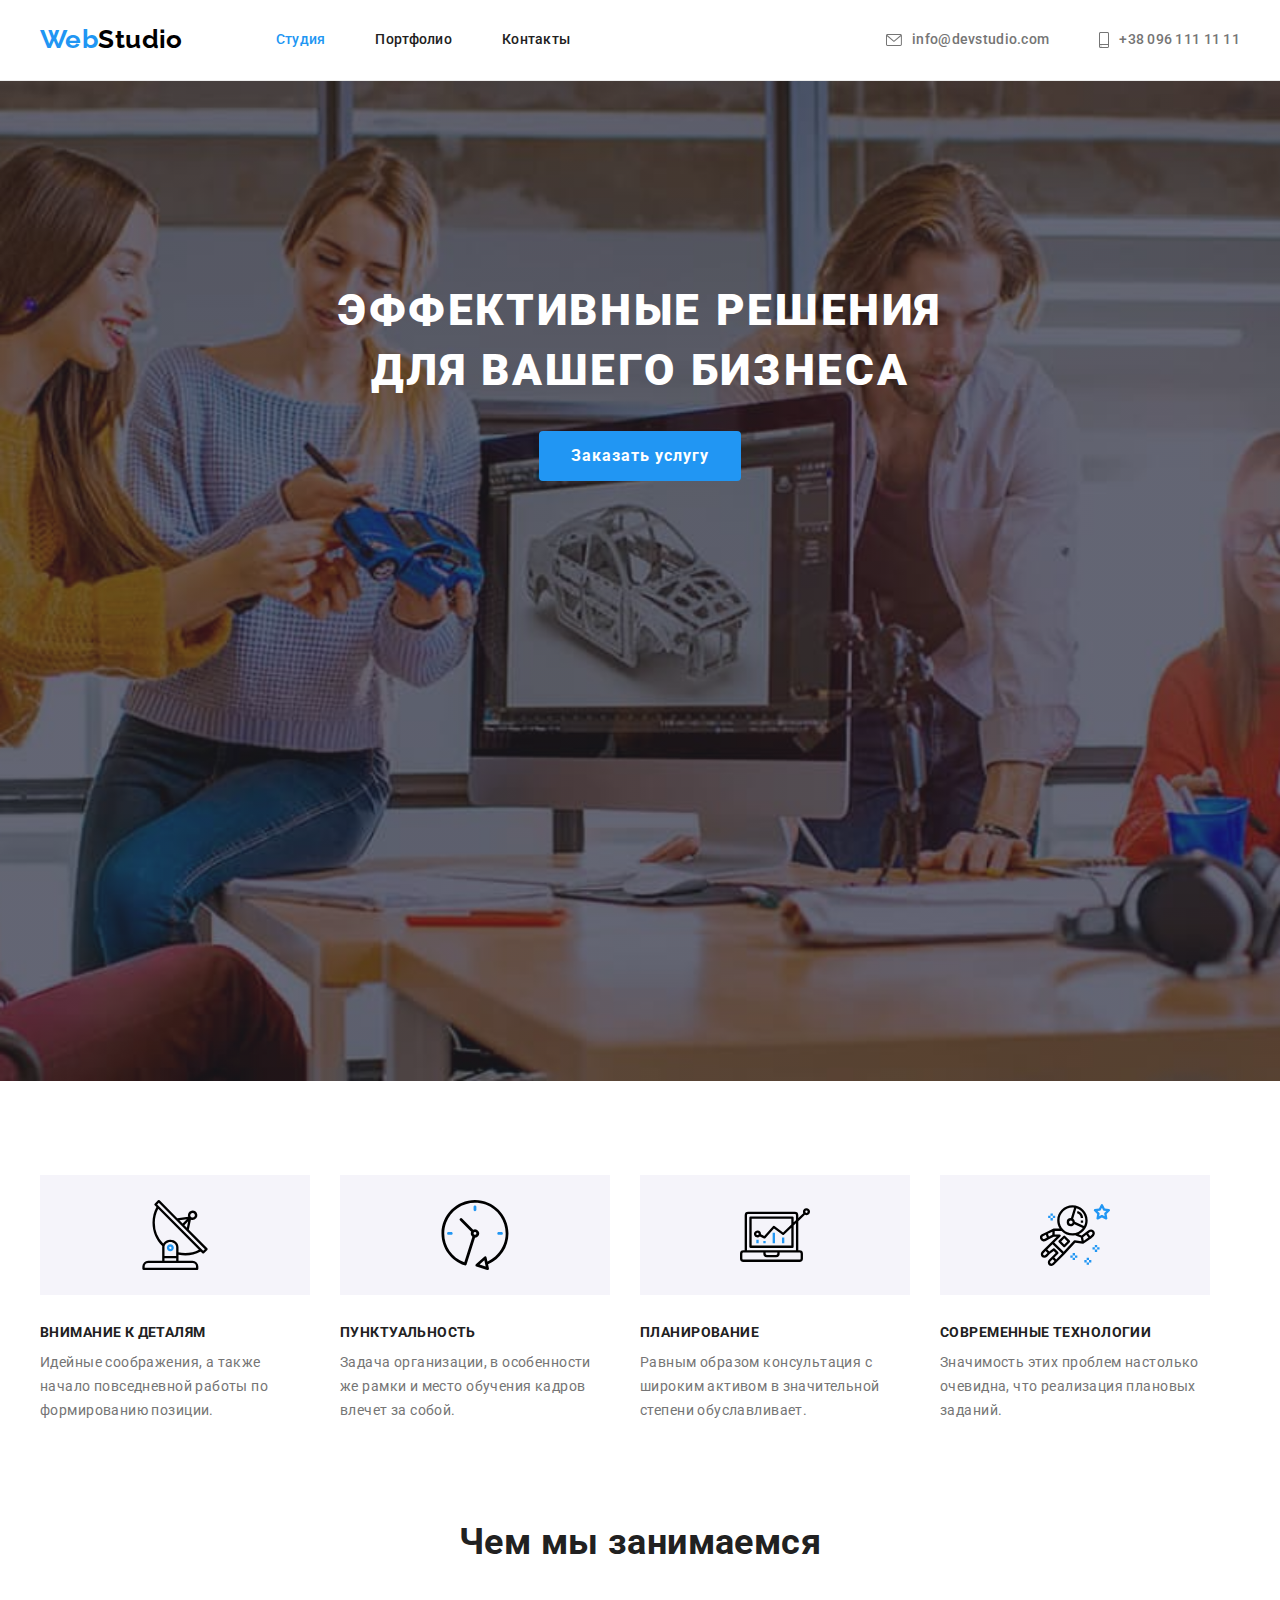
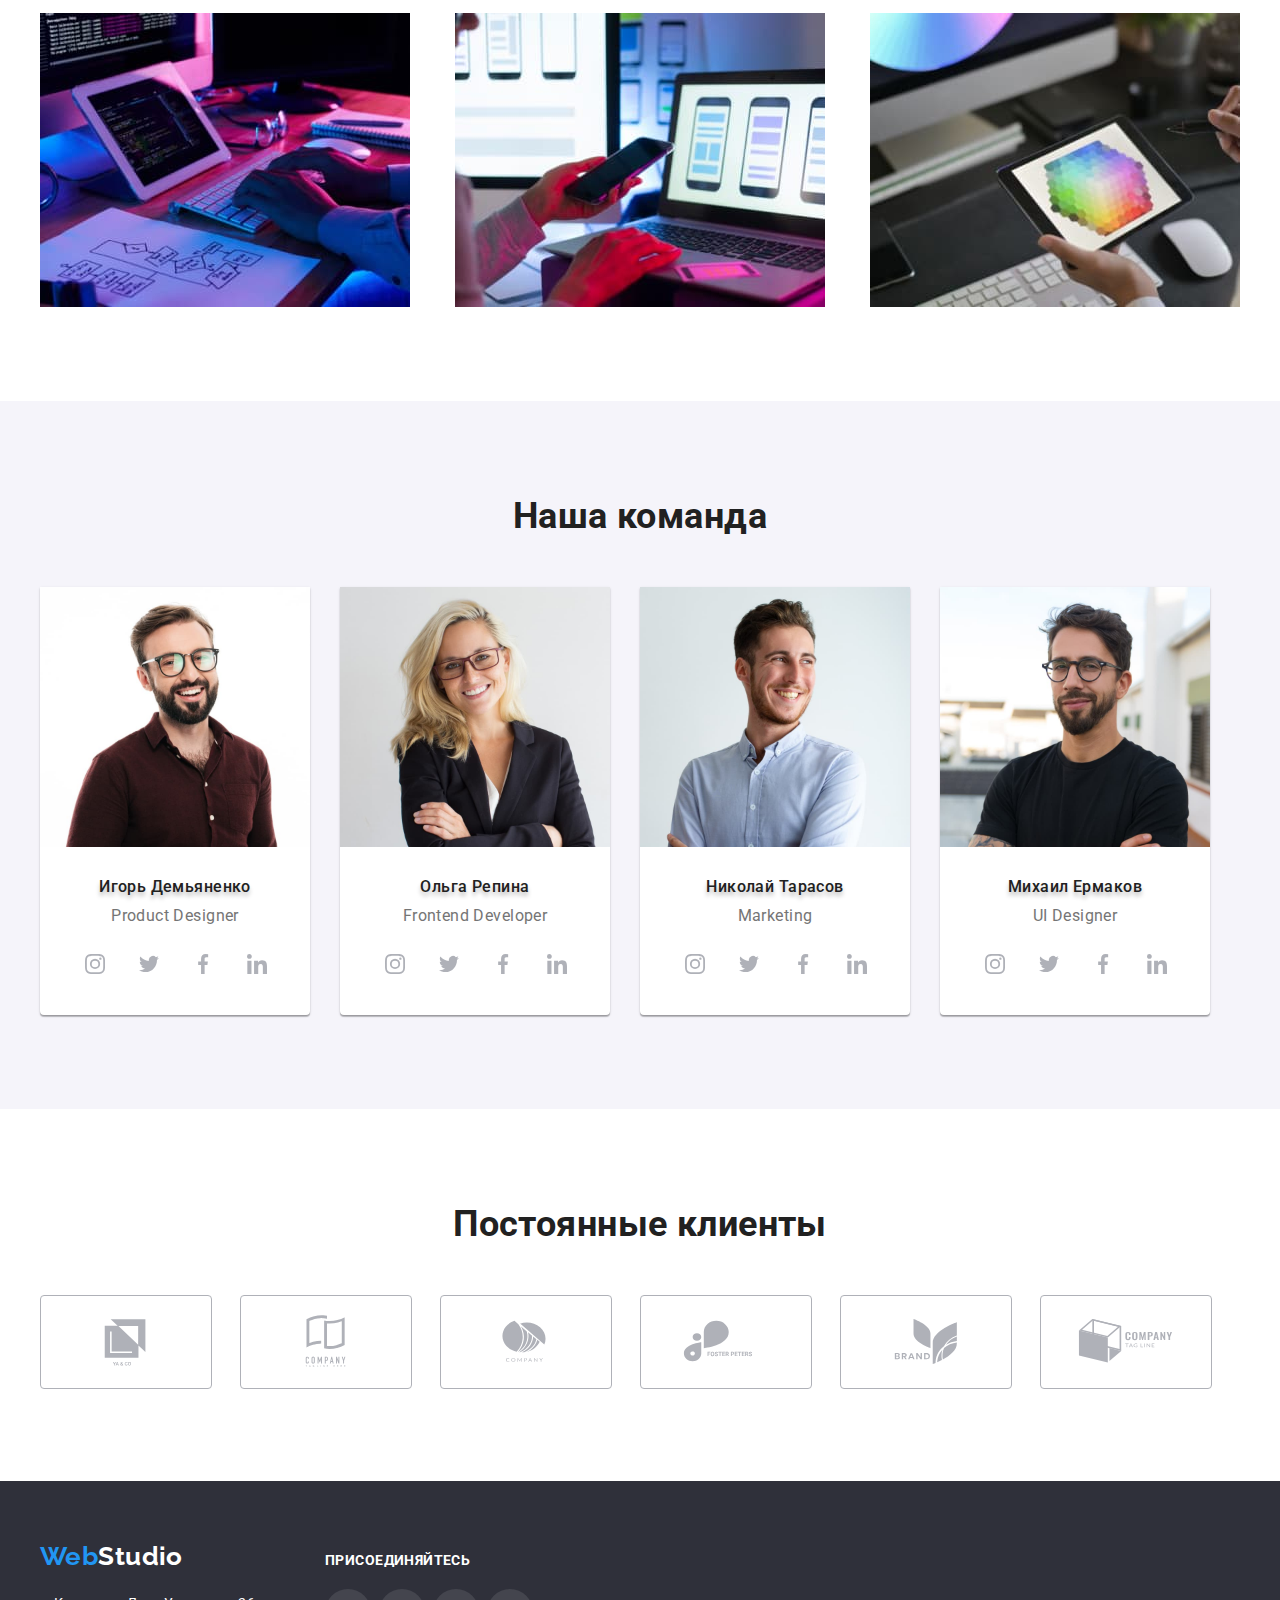
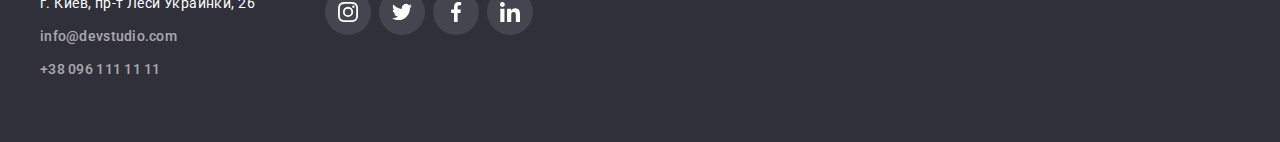
<file: index.html>
<!DOCTYPE html>
<html lang="ru">
<head>
    <meta charset="UTF-8">
    <meta http-equiv="X-UA-Compatible" content="IE=edge">
    <meta name="viewport" content="width=device-width, initial-scale=1.0">
    <title>Студия</title>
    
    <link href="https://fonts.googleapis.com/css2?family=Raleway:wght@700&family=Roboto:wght@400;500;700;900&display=swap"
        rel="stylesheet">
    
    <link rel="stylesheet" href="https://cdnjs.cloudflare.com/ajax/libs/modern-normalize/1.1.0/modern-normalize.min.css"
        integrity="sha512-wpPYUAdjBVSE4KJnH1VR1HeZfpl1ub8YT/NKx4PuQ5NmX2tKuGu6U/JRp5y+Y8XG2tV+wKQpNHVUX03MfMFn9Q=="
        crossorigin="anonymous" referrerpolicy="no-referrer" />

    <link rel="stylesheet" href="./css/styles.css">
</head>

<body>

    <!--header-->
    
        <header class="page-header">
            <div class="container header">
                
                <a href="./index.html" class="logo">Web<span class="logo-header">Studio</span>
                </a>
                <nav>
                        <ul class="site-nav list">
                            <li class="site-nav-item">
                                <a href="./index.html" class="site-nav-link current">Студия</a>
                            </li>
                            <li class="site-nav-item">
                                <a href="./portfolio.html" class="site-nav-link">Портфолио</a>
                            </li>
                            <li class="site-nav-item">
                                <a href="" class="site-nav-link">Контакты</a>
                            </li>
                        </ul>
                </nav>
                    <!--Connect us-->
                 <ul class="studio-contacts list">
                            <li class="studio-contacts-item">
                                
                                <a href="mailto:info@devstudio.com" class="studio-contacts-link">
                                    <svg class="mail">
                                    <use xlink:href="./images/icons.svg/symbol-defs2.svg#envelope" class="envelope"> </use>
                                </svg>info@devstudio.com</a>
                            </li>
                            <li class="studio-contacts-item">
                                <a href="tel:+380961111111" class="studio-contacts-link">
                                    <svg class="phone">
                                    <use xlink:href="./images/icons.svg/symbol-defs2.svg#smartphone"> </use>
                                </svg>+38 096 111 11 11</a>
                            </li>
                 </ul>
            </div>
        </header>
    
    
    
    <main>
        <!--hero p1s1-->
     
        <section class="section-hero overlay">
           
            <div class="container">
            
                <h1 class="hero-title">Эффективные решения <br>для вашего бизнеса</h1>
                <button type="button" class="btn hero-btn"> Заказать услугу </button>
            </div>
           
        </section>
     
        
                            <!--Soft skills p1s2 'наші особливості'-->
        <section class="section benefits">
            
            <div class="container">
                <h2 class="section-title invisible">наши преимущества</h2>
            
                <ul class="soft-skills list">
                    <li class="benefits-item">
                        <div class="benefits-photo">
                            <svg class="benefits-pic">
                                <use xlink:href="./images/icons.svg/symbol-defs2.svg#antenna"> </use>
                            </svg>  
                        </div>
                        <h3 class="title">Внимание к деталям</h3>
                        <p>Идейные соображения, а также начало повседневной работы по формированию позиции.</p>
                    </li>
                    <li class="benefits-item">
                        <div class="benefits-photo">
                            <svg class="benefits-pic">
                                <use xlink:href="./images/icons.svg/symbol-defs2.svg#clock-1"> </use>
                            </svg>  
                        </div>
                        <h3 class="title">Пунктуальность</h3>
                        <p>Задача организации, в особенности же рамки и место обучения кадров влечет за собой.</p>
                    </li>
                    <li class="benefits-item">
                        <div class="benefits-photo">
                            <svg class="benefits-pic">
                                <use xlink:href="./images/icons.svg/symbol-defs2.svg#diagram-1"> </use>
                            </svg>  
                        </div>
                        <h3 class="title">Планирование</h3>
                        <p>Равным образом консультация с широким активом в значительной степени обуславливает.</p>
                    </li>
                    <li class="benefits-item">
                        <div class="benefits-photo">
                            <svg class="benefits-pic">
                                <use xlink:href="./images/icons.svg/symbol-defs2.svg#astronaut-1"> </use>
                            </svg>  
                        </div>
                        <h3 class="title">Современные технологии</h3>
                        <p>Значимость этих проблем настолько очевидна, что реализация плановых заданий.</p>
            
                    </li>
                </ul>
            </div>
        </section>

                         <!--Чем мы занимаемся p1s3-->
        <section class="section">

            <div class="container">
                <h2 class="section-title">Чем мы занимаемся</h2>
                <ul class="list works">
                    <li class="work-item">
                        <img src="./images/1-skeleton-html.jpg" width="370" alt="photo of the base structure of the html">
                    </li>
                    <li class="work-item">
                        <img src="./images/2-laptop-phone.jpg" width="370" alt="photo of the devices such as lap top and phone">
                    </li>
                    <li class="work-item">
                        <img src="./images/3-tablet-rainbow-hex.jpg" width="370" alt="photo of the tablet pc with rainbow hexagon in it">
                    </li>
                </ul>
            </div>
           
        </section> 

                        <!--Наша команда p1s4-->
        <section class="section team">
            <div class="container">
                <h2 class="section-title">Наша команда</h2>
                <ul class=" team-list">
                    <li class="team-item">
                        <img src="./images/Product-Designer-burgundy-shirt1.jpg" width="270" alt="photo of the man in burgundy shirt">
                    <div class="team-box">
                        <h3 class="name">Игорь Демьяненко</h3>
                        <p >Product Designer</p>
                        <ul class="soc-links">
                            <li class="soc-item">
                                <a href="#" class="social-link">
                                    <svg class="ellipse-link">
                                    <use xlink:href="./images/icons.svg/symbol-defs2.svg#instagram-2"> </use>
                                </svg> </a></li>
                            <li class="soc-item"><a href="#" class="social-link">
                                <svg class="ellipse-link">
                                <use xlink:href="./images/icons.svg/symbol-defs2.svg#twitter-1"> </use>
                            </svg></a></li>
                            <li class="soc-item"><a href="#" class="social-link">
                                <svg class="ellipse-link">
                                    <use xlink:href="./images/icons.svg/symbol-defs2.svg#facebook-1"> </use>
                                </svg>
                            </a></li>
                            <li class="soc-item"><a href="#" class="social-link">
                                <svg class="ellipse-link">
                                    <use xlink:href="./images/icons.svg/symbol-defs2.svg#linkedin-1"> </use>
                                </svg>
                            </a></li>
                        </ul>
                    </div>
                        
                    </li>
                    <li class="team-item">
                        <img src="./images/Frontend-Developer-woman-grey-jacket2.jpg" width="270" alt="photo of the woman in grey jacket">
                       <div class="team-box">
                        <h3 class="name">Ольга Репина</h3>
                        <p>Frontend Developer</p>
                        <ul class="soc-links">
                            <li class="soc-item">
                                <a href="#" class="social-link">
                                    <svg class="ellipse-link">
                                    <use xlink:href="./images/icons.svg/symbol-defs2.svg#instagram-2"> </use>
                                </svg> </a></li>
                            <li class="soc-item"><a href="#" class="social-link">
                                <svg class="ellipse-link">
                                <use xlink:href="./images/icons.svg/symbol-defs2.svg#twitter-1"> </use>
                            </svg></a></li>
                            <li class="soc-item"><a href="#" class="social-link">
                                <svg class="ellipse-link">
                                    <use xlink:href="./images/icons.svg/symbol-defs2.svg#facebook-1"> </use>
                                </svg>
                            </a></li>
                            <li class="soc-item"><a href="#" class="social-link">
                                <svg class="ellipse-link">
                                    <use xlink:href="./images/icons.svg/symbol-defs2.svg#linkedin-1"> </use>
                                </svg>
                            </a></li>
                        </ul>
                       </div>
                       
                    </li>
                    <li class="team-item">
                        <img src="./images/Marketing-white-shirt3.jpg" width="270" alt="photo of the man in white shirt">
                       <div class="team-box">
                        <h3 class="name">Николай Тарасов</h3>
                        <p>Marketing</p>
                        <ul class="soc-links">
                            <li class="soc-item">
                                <a href="#" class="social-link">
                                    <svg class="ellipse-link">
                                    <use xlink:href="./images/icons.svg/symbol-defs2.svg#instagram-2"> </use>
                                </svg> </a></li>
                            <li class="soc-item"><a href="#" class="social-link">
                                <svg class="ellipse-link">
                                <use xlink:href="./images/icons.svg/symbol-defs2.svg#twitter-1"> </use>
                            </svg></a></li>
                            <li class="soc-item"><a href="#" class="social-link">
                                <svg class="ellipse-link">
                                    <use xlink:href="./images/icons.svg/symbol-defs2.svg#facebook-1"> </use>
                                </svg>
                            </a></li>
                            <li class="soc-item"><a href="#" class="social-link">
                                <svg class="ellipse-link">
                                    <use xlink:href="./images/icons.svg/symbol-defs2.svg#linkedin-1"> </use>
                                </svg>
                            </a></li>
                        </ul>
                       </div>
                        
                    </li>
                    <li class="team-item">
                        <img src="./images/UI-Designer-man-black-tshirt4.jpg" width="270" alt="photo of the man in black tshirt">
                       <div class="team-box">
                        <h3 class="name">Михаил Ермаков</h3>
                        <p>UI Designer</p>
                        <ul class="soc-links">
                            <li class="soc-item">
                                <a href="#" class="social-link">
                                    <svg class="ellipse-link">
                                    <use xlink:href="./images/icons.svg/symbol-defs2.svg#instagram-2"> </use>
                                </svg> </a></li>
                            <li class="soc-item"><a href="#" class="social-link">
                                <svg class="ellipse-link">
                                <use xlink:href="./images/icons.svg/symbol-defs2.svg#twitter-1"> </use>
                            </svg></a></li>
                            <li class="soc-item"><a href="#" class="social-link">
                                <svg class="ellipse-link">
                                    <use xlink:href="./images/icons.svg/symbol-defs2.svg#facebook-1"> </use>
                                </svg>
                            </a></li>
                            <li class="soc-item"><a href="#" class="social-link">
                                <svg class="ellipse-link">
                                    <use xlink:href="./images/icons.svg/symbol-defs2.svg#linkedin-1"> </use>
                                </svg>
                            </a></li>
                        </ul>
                       </div>
                        
                    </li>
                </ul>
            </div>
           
        </section> 
                        <!--Постоянные клиенты p1s5  -->
        <section class="section">
            <div class="container">
                <h2 class="section-title">Постоянные клиенты</h2>
                <ul class="clients">
                    <li class="clients-item"><a href="#" class="client-link"> 
                        <svg class="client-icon">
                        <use xlink:href="./images/icons.svg/symbol-defs2.svg#Logo"> </use>
                    </svg></a></li>
                    <li class="clients-item"><a href="#" class="client-link">
                        <svg class="client-icon">
                            <use xlink:href="./images/icons.svg/symbol-defs2.svg#Logo-1"> </use>
                        </svg>
                    </a></li>
                    <li class="clients-item"><a href="#" class="client-link">
                        <svg class="client-icon">
                            <use xlink:href="./images/icons.svg/symbol-defs2.svg#Logo-2"> </use>
                        </svg>
                    </a></li>
                    <li class="clients-item"><a href="#" class="client-link">
                        <svg class="client-icon">
                            <use xlink:href="./images/icons.svg/symbol-defs2.svg#Logo-3"> </use>
                        </svg>
                    </a> </li>
                    <li class="clients-item"><a href="#" class="client-link">
                        <svg class="client-icon">
                            <use xlink:href="./images/icons.svg/symbol-defs2.svg#Logo-4"> </use>
                        </svg>
                    </a></li>
                    <li class="clients-item"><a href="#" class="client-link">
                        <svg class="client-icon">
                            <use xlink:href="./images/icons.svg/symbol-defs2.svg#Logo-5"> </use>
                        </svg>
                    </a></li>
                </ul>
            </div>
        </section>
    </main>

    <!--footer-->
    <footer class="footer">
        <div class="container">
        <div>
            <a href="./index.html" class="logo">Web<span class="logo-footer">Studio</span></a> 

            <address >     
             <ul class="studio-contacts-footer">
                <li class="contacts-item-footer">
                    <a href="#" class="studio-contacts-link-street">г. Киев, пр-т Леси Украинки, 26</a>
                </li>
                 <li class="contacts-item-footer">
                <a href="mailto:info@devstudio.com" class="studio-contacts-link">info@devstudio.com</a>
                </li>
                <li class="contacts-item-footer">
                    <a href="tel:+380961111111" class="studio-contacts-link">+38 096 111 11 11</a>
                </li>
            </ul>
            </address>
        </div>
            <!--........ Присоединяйтесь........... -->
        <div class="soc-plus">
                <h3 class="plus-title">Присоединяйтесь</h3>

                <ul class="soc-links">
            <li class="soc-item">
                <a href="#" class="social-link-footer">
                    <svg class="ellipse-link-footer">
                    <use xlink:href="./images/icons.svg/symbol-defs2.svg#instagram-2"> </use>
                </svg> </a></li>
            <li class="soc-item"><a href="#" class="social-link-footer">
                <svg class="ellipse-link-footer">
                <use xlink:href="./images/icons.svg/symbol-defs2.svg#twitter-1"> </use>
            </svg></a></li>
            <li class="soc-item"><a href="#" class="social-link-footer">
                <svg class="ellipse-link-footer">
                    <use xlink:href="./images/icons.svg/symbol-defs2.svg#facebook-1"> </use>
                </svg>
            </a></li>
            <li class="soc-item"><a href="#" class="social-link-footer">
                <svg class="ellipse-link-footer">
                    <use xlink:href="./images/icons.svg/symbol-defs2.svg#linkedin-1"> </use>
                </svg>
            </a></li>
            </ul>
        </div>
            
        </div>
       

    </footer>

</body>
</html>
</file>
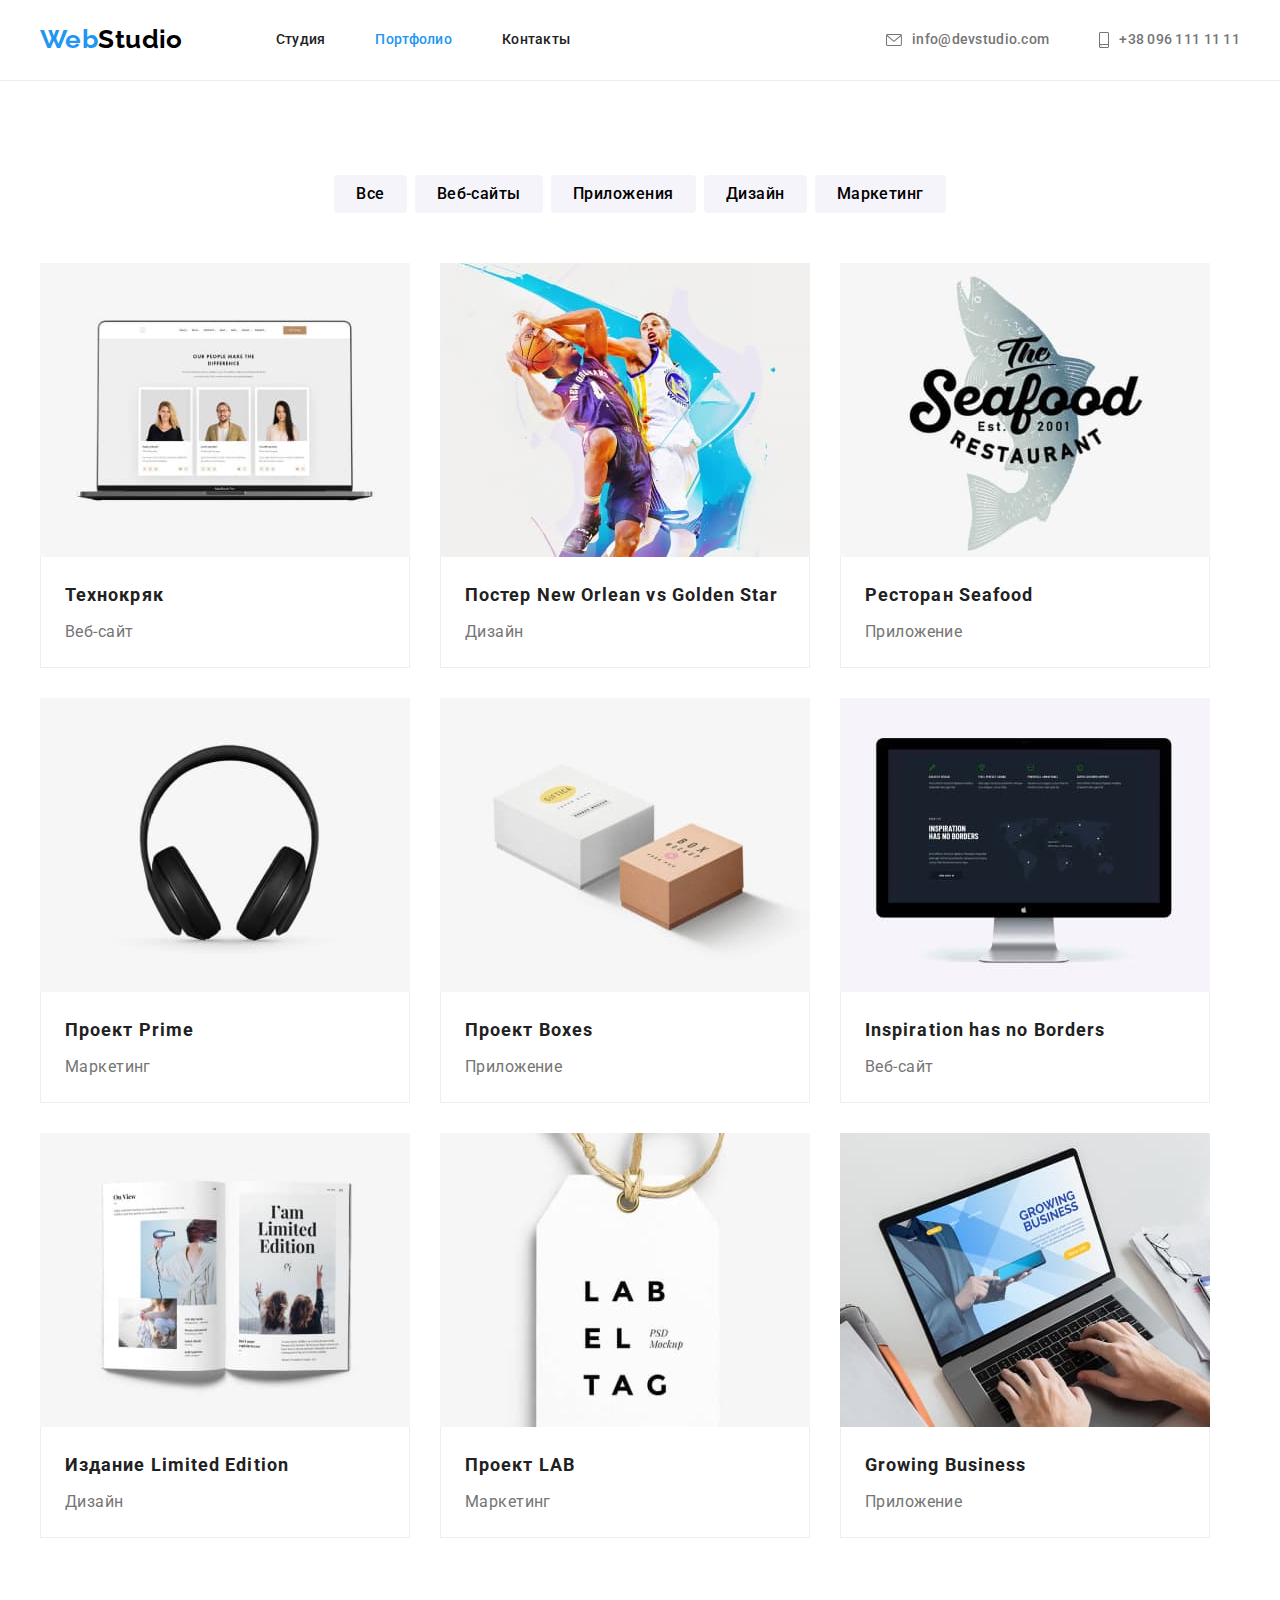
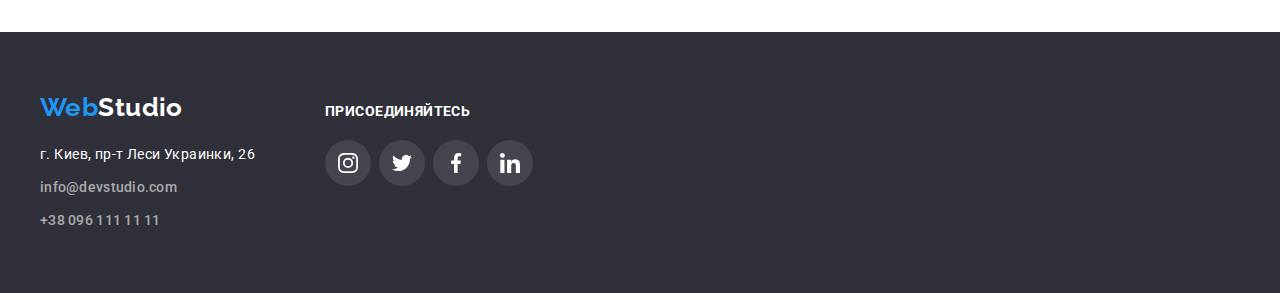
<file: portfolio.html>
<!DOCTYPE html>
<html lang="ru">

<head>
    <meta charset="UTF-8">
    <meta http-equiv="X-UA-Compatible" content="IE=edge">
    <meta name="viewport" content="width=device-width, initial-scale=1.0">
    <title>Портфолио</title>
    <link href="https://fonts.googleapis.com/css2?family=Raleway:wght@700&family=Roboto:wght@400;500;700;900&display=swap"
        rel="stylesheet">
    <link rel="stylesheet" href="https://cdnjs.cloudflare.com/ajax/libs/modern-normalize/1.1.0/modern-normalize.min.css"
        integrity="sha512-wpPYUAdjBVSE4KJnH1VR1HeZfpl1ub8YT/NKx4PuQ5NmX2tKuGu6U/JRp5y+Y8XG2tV+wKQpNHVUX03MfMFn9Q=="
        crossorigin="anonymous" referrerpolicy="no-referrer" />
    <link rel="stylesheet" href="./css/styles.css">
</head>

<body>
    <!--header-->
    <header class="page-header">
        <div class="container header">
            
            <a href="./index.html" class="logo">Web<span class="logo-header">Studio</span>
            </a>
            <nav>
                    <ul class="site-nav list">
                        <li class="site-nav-item">
                            <a href="./index.html" class="site-nav-link ">Студия</a>
                        </li>
                        <li class="site-nav-item">
                            <a href="./portfolio.html" class="site-nav-link current">Портфолио</a>
                        </li>
                        <li class="site-nav-item">
                            <a href="" class="site-nav-link">Контакты</a>
                        </li>
                    </ul>
            </nav>
                <!--Connect us-->
             <ul class="studio-contacts list">
                        <li class="studio-contacts-item">
                            
                            <a href="mailto:info@devstudio.com" class="studio-contacts-link">
                                <svg class="mail">
                                <use xlink:href="./images/icons.svg/symbol-defs2.svg#envelope" class="envelope"> </use>
                            </svg>info@devstudio.com</a>
                        </li>
                        <li class="studio-contacts-item">
                            <a href="tel:+380961111111" class="studio-contacts-link">
                                <svg class="phone">
                                <use xlink:href="./images/icons.svg/symbol-defs2.svg#smartphone"> </use>
                            </svg>+38 096 111 11 11</a>
                        </li>
             </ul>
        </div>
    </header>
    <main>

        <!-- sort of the type p2s1 -->
        <section class="section" >
            
            <div class="container">
                <h1 class="invisible">Наши работы</h1>
                <ul class="filters">
                    <li class="filters-item"><button type="button" class="filter-btn current">Все</button></li>
                    <li class="filters-item"><button type="button" class="filter-btn">Веб-сайты</button></li>
                    <li class="filters-item"><button type="button" class="filter-btn">Приложения</button></li>
                    <li class="filters-item"><button type="button" class="filter-btn">Дизайн</button></li>
                    <li class="filters-item"><button type="button" class="filter-btn">Маркетинг</button></li>
                </ul>
                    
            <!-- example of the projects p2s1 -->
                              
                <ul class="portfolio">
                    <li class="portfolio-item">
                         <a href="#" class="portfolio-link"> 
                            <img src="./images/Технокряк.jpg" width="370" height="294"
                            alt="laptop shows 3 cards on wich are portrayed Sara Grant (blond-haired woman), Luke Jacobs(man in the glasses) and Claire Olson(dark-haired woman)">
                            <div class="card">
                                <h2 class="portfolio-title"> Технокряк </h2>
                                <p class="portfolio-text">Веб-сайт</p>
                            </div>
                        </a>
                                           
                    </li>
                    <li class="portfolio-item">
                        <a href="#" class="portfolio-link">
                            <img src="./images/Постер-New-Orlean-vs-GoldenStar.jpg" width="370" height="294"
                            alt="There are two bascketball player. One of them is in purple form and the other one's in white">
                            <div class="card">
                                <h2 class="portfolio-title"> Постер New Orlean vs Golden Star</h2>
                                <p class="portfolio-text">Дизайн</p>
                            </div>
                        </a>
                         
                    </li>
                    <li class="portfolio-item">
                        <a href="#" class="portfolio-link">
                            <img src="./images/Ресторан-Seafood.jpg" width="370" height="294"
                            alt="There are fish and text. The text reads as follows: The sea food restaurant has established in 2001">
                         <div class="card">
                            <h2 class="portfolio-title">Ресторан Seafood</h2>
                            <p class="portfolio-text">Приложение</p>
                         </div>
                        </a>
                        
                    </li>
                    <li class="portfolio-item">
                        <a href="#" class="portfolio-link">
                            <img src="./images/Проект-Prime.jpg" width="370" height="294" alt="Чёрные беспроводные наушники">
                         <div class="card">  
                            <h2 class="portfolio-title">Проект Prime</h2>
                            <p class="portfolio-text">Маркетинг</p>
                         </div>
                        </a>
                         
                    </li>
                    <li class="portfolio-item">
                        <a href="#" class="portfolio-link">
                            <img src="./images/Проект-Boxes.jpg" width="370" height="294" alt="Две небольшие картонные коробочки">
                            <div class="card">
                                <h2 class="portfolio-title">Проект Boxes</h2>
                                <p class="portfolio-text">Приложение</p>
                            </div>
                        </a>
                        
                    </li>
                    <li class="portfolio-item">
                        <a href="#" class="portfolio-link">
                            <img src="./images/Inspiration-has-noBorders.jpg" width="370" height="294"
                            alt="Изображения континентов в тёмных тонах">
                            <div class="card">
                                <h2 class="portfolio-title">Inspiration has no Borders</h2>
                                <p class="portfolio-text">Веб-сайт</p>
                            </div>
                        </a>
                        
                    </li>
                    <li class="portfolio-item"> 
                        <a href="#" class="portfolio-link">
                            <img src="./images/Издание-LimitedEdition.jpg" width="370" height="294" alt="страницы раскрытого журнала">
                            <div class="card">
                                <h2 class="portfolio-title">Издание Limited Edition</h2>
                                <p class="portfolio-text">Дизайн</p>
                            </div>
                        </a>
                       
                    </li>
                    <li class="portfolio-item">
                        <a href="#" class="portfolio-link">
                            <img src="./images/Проект-LAB.jpg" width="370" height="294" alt="Этикетка от одежды с надписью на англ Label tag">
                            <div class="card">
                                <h2 class="portfolio-title">Проект LAB</h2>
                                <p class="portfolio-text">Маркетинг</p>
                            </div>
                        </a>
                         
                    </li>
                    <li class="portfolio-item"> 
                        <a href="#" class="portfolio-link">
                            <img src="./images/GrowingBusiness.jpg" width="370" height="294"
                            alt="Руки мужчины, работающего на ноутбуке. Growing Business надпись на дисплее этого ноутбука">
                            <div class="card">
                                <h2 class="portfolio-title">Growing Business</h2>
                                <p class="portfolio-text">Приложение</p>
                            </div>
                        </a>
                        
                    </li>
                    
                </ul>
            </div>
        </section>


    </main>

    <!--footer-->
    <footer class="footer">
        <div class="container">
        <div>
            <a href="./index.html" class="logo">Web<span class="logo-footer">Studio</span></a> 

            <address >     
             <ul class="studio-contacts-footer">
                <li class="contacts-item-footer">
                    <a href="#" class="studio-contacts-link-street">г. Киев, пр-т Леси Украинки, 26</a>
                </li>
                 <li class="contacts-item-footer">
                <a href="mailto:info@devstudio.com" class="studio-contacts-link">info@devstudio.com</a>
                </li>
                <li class="contacts-item-footer">
                    <a href="tel:+380961111111" class="studio-contacts-link">+38 096 111 11 11</a>
                </li>
            </ul>
            </address>
        </div>
            <!--........ Присоединяйтесь........... -->
        <div class="soc-plus">
                <h3 class="plus-title">Присоединяйтесь</h3>

                <ul class="soc-links">
            <li class="soc-item">
                <a href="#" class="social-link-footer">
                    <svg class="ellipse-link-footer">
                    <use xlink:href="./images/icons.svg/symbol-defs2.svg#instagram-2"> </use>
                </svg> </a></li>
            <li class="soc-item"><a href="#" class="social-link-footer">
                <svg class="ellipse-link-footer">
                <use xlink:href="./images/icons.svg/symbol-defs2.svg#twitter-1"> </use>
            </svg></a></li>
            <li class="soc-item"><a href="#" class="social-link-footer">
                <svg class="ellipse-link-footer">
                    <use xlink:href="./images/icons.svg/symbol-defs2.svg#facebook-1"> </use>
                </svg>
            </a></li>
            <li class="soc-item"><a href="#" class="social-link-footer">
                <svg class="ellipse-link-footer">
                    <use xlink:href="./images/icons.svg/symbol-defs2.svg#linkedin-1"> </use>
                </svg>
            </a></li>
            </ul>
        </div>
            
        </div>
       

    </footer>

</body>

</html>
</file>
<file: css/styles.css>
:root {
  --primary-text-color: #757575;
  --primary-title-color: #212121;
  --accent-color: #2196f3;
  --client-color: #afb1b8;

  --primary-back: #ffffff;
  --secondary-back: #f5f4fa;
  --dark-back: #2f303a;
  --hero-back: #c4c4c4;

  --primary-font: "Roboto", sans-serif;
  --second-font: "Raleway", sans-serif;
}

/* Основной цвет текста #757575 */
/* Основной цвет заголовков #212121 */
/* Акцент #2196F3 */

/* Основной цвет фона #FFFFFF */
/* Вторичный цвет фота #F5F4FA */
/* Темный цвет фона #2F303A */
/*  В герое меняем темный цвет фона на светлый герой дз4*/
/* Светлый герой background: #C4C4C4; */

/* Второй шрифт 'Raleway', sans-serif    */

body {
  margin: 0;

  background-color: var(--primary-back);
  color: var(--primary-text-color);
  font-family: var(--primary-font);
  letter-spacing: 0.03em;
  font-size: 14px;
  line-height: 1.71;
}

ul,
li,
ol {
  list-style: none;
  margin: 0;
  padding: 0;
}
h1,
h2,
h3,
h4,
h5,
h6,
p {
  margin: 0;
}
img {
  display: block;
  max-width: 100%;
  height: auto;
}
a {
  text-decoration: none;
}
/*--- Хедер---- */

.page-header {
  border-bottom: 1px solid #ececec;
}

.header {
  display: flex;
  align-items: center;
}

/* ===site-nav=== */
.site-nav {
  display: flex;
}

.site-nav-item:not(:last-child) {
  margin-right: 50px;
}

.header .logo {
  display: block;
  margin-right: 93px;
}

.logo {
  color: var(--accent-color);
  font-family: "Raleway", sans-serif;
  font-size: 26px;
  font-weight: 700;
  line-height: 1.2;
  text-decoration: none;
}
.logo-header {
  color: #000000;
}

.site-nav-link {
  display: block;
  padding-top: 32px;
  padding-bottom: 32px;

  color: var(--primary-title-color);
  font-weight: 500;
  font-size: 14px;
  line-height: 1.14;
  letter-spacing: 0.02em;
  text-decoration: none;
}

.site-nav-link:hover,
.site-nav-link:focus,
.site-nav-link.current {
  color: var(--accent-color);
}

/* ----Почта+телефон -----*/
.studio-contacts {
  display: flex;
  margin-left: auto;
}

.studio-contacts-item {
  display: flex;
  align-items: center;
}

.studio-contacts-item:not(:last-child) {
  margin-right: 50px;
}

.studio-contacts-link {
  display: inline-flex;
  align-items: center;

  list-style: none;
  color: var(--primary-text-color);
  font-weight: 500;
  line-height: 1.14;
  letter-spacing: 0.02em;
  text-decoration: none;
}

.phone {
  width: 10px;
  height: 16px;
  margin-right: 10px;
  align-items: center;

  fill: currentColor;
}

.mail {
  width: 16px;
  height: 12px;
  margin-right: 10px;
  align-items: center;

  fill: currentColor;
}

.studio-contacts-link:hover .phone,
.studio-contacts-link:focus .phone {
  color: var(--accent-color);
  fill: var(--accent-color);
}

.studio-contacts-link:hover .mail,
.studio-contacts-link:focus .mail {
  color: var(--accent-color);
  fill: var(--accent-color);
}
/* -------------почта, телефон ------- */

/* Общий контейнер для всех страниц */
.container {
  max-width: 1200px;
  margin-left: auto;
  margin-right: auto;
  padding-left: 15px;
  padding-right: 15px;
}

/* ++++++------hero------------++++++ */

.section-hero {
  margin-left: auto;
  margin-right: auto;
  padding-top: 200px;
  padding-bottom: 200px;

  text-align: center;
  max-width: 1600px;
  background-color: var(--hero-back);
}
/* фон для героя картинка+затемнение доп класс к секции hero */
.overlay {
  text-align: center;
  max-width: 1600px;
  height: 600px;
  margin-left: auto;
  margin-right: auto;

  background-image: linear-gradient(
      to right,
      rgba(47, 48, 58, 0.4),
      rgba(47, 48, 58, 0.4)
    ),
    url(../images/hero-back.jpg);
  background-position: center;
  background-size: cover;
  background-repeat: no-repeat;
}

/* hero-title */
.hero-title {
  margin-top: 0;
  margin-bottom: 30px;

  color: #ffffff;
  font-weight: 900;
  font-size: 44px;
  line-height: 1.36;
  text-align: center;
  letter-spacing: 0.06em;
  text-transform: uppercase;
}

/* Кнопка === общая для портфолио + hero */
.btn {
  display: inline-block;
  background-color: #f5f4fa;
  font-family: Roboto, sans-serif;
  font-weight: 500;
  font-size: 16px;
  line-height: 1.62;
  letter-spacing: 0.03em;
  text-align: center;
  border-radius: 4px;
  border-color: transparent;
  padding: 4px 20px;
}

.btn:hover,
.btn:focus {
  background-color: var(--accent-color);
  color: #ffffff;
  box-shadow: 0px 4px 4px rgba(0, 0, 0, 0.15);
  cursor: pointer;
}
.btn.current {
  background-color: var(--accent-color);
  color: #ffffff;
  box-shadow: 0px 4px 4px rgba(0, 0, 0, 0.15);
}

.btn.hero-btn {
  font-weight: 700;
  background-color: var(--accent-color);
  color: #ffffff;
  line-height: 1.88;
  letter-spacing: 0.06em;
  padding: 8px 30px;
}

.btn.hero-btn:hover,
.btn.hero-btn:focus {
  background-color: #188ce8;
  box-shadow: 0px 4px 4px rgba(0, 0, 0, 0.15);
  cursor: pointer;
}
/* ++++++------hero--end----------++++++ */

/*class="section"  наші особливості+Чем мы занимаемся */

/* Скрывает заголовки */
.invisible {
  position: absolute;
  clip: rect(0 0 0 0);
  width: 1px;
  height: 1px;
  margin: -1px;
}
/*  класс Секция для секций */
.section {
  padding-top: 94px;
  padding-bottom: 94px;
}
/*class="section-title"  */
.section-title {
  margin-bottom: 50px;

  color: var(--primary-title-color);
  font-size: 36px;
  line-height: 1.17;
  text-align: center;
  margin-top: 0;
}

/* ===========soft-skills======= */

.section.benefits {
  padding-bottom: 0;
}
.soft-skills {
  display: flex;
}

.benefits-item {
  max-width: 270px;
  display: inline-block;
  align-items: center;
}

.benefits-item:not(:last-child) {
  margin-right: 30px;
}

.benefits-photo {
  display: flex;
  align-items: center;
  justify-content: center;
  margin-bottom: 30px;
  width: 270px;
  height: 120px;
  background-color: var(--secondary-back);
}
.benefits-pic {
  width: 70px;
  height: 70px;
}
.section .title {
  color: var(--primary-title-color);
  font-size: 14px;
  line-height: 1.14;
  text-transform: uppercase;
  margin-top: 0;
  margin-bottom: 10px;
}

.works {
  display: flex;
  justify-content: space-between;
}
.benefits p {
  padding-bottom: 4px;
}

/* =======наша команда======= */

.section.team {
  background-color: var(--secondary-back);
  font-size: 16px;
  line-height: 1.19;
}

.team-list {
  display: flex;
}

.team-item {
  text-align: center;
  background-color: #fff;
  box-shadow: 0px 1px 3px rgba(0, 0, 0, 0.12), 0px 1px 1px rgba(0, 0, 0, 0.14),
    0px 2px 1px rgba(0, 0, 0, 0.2);
  border-radius: 0px 0px 4px 4px;
}
.team-item:not(:last-child) {
  margin-right: 30px;
}

.team-box {
  padding-top: 30px;
  padding-bottom: 30px;
}

.section .name {
  margin-bottom: 10px;

  color: var(--primary-title-color);
  font-weight: 500;
  font-size: 16px;
  text-shadow: 0px 4px 4px rgba(0, 0, 0, 0.25);
}
.soc-links {
  display: flex;
  justify-content: center;
  margin-top: 16px;
}

.soc-item {
  width: 44px;
  height: 44px;
}

.soc-item:not(:last-child) {
  margin-right: 10px;
}

.social-link {
  display: flex;
  justify-content: center;
  align-items: center;
  width: 100%;
  height: 100%;
  border: 1px solid transparent;
  border-radius: 50%;
}

.social-link:hover,
.social-link:focus {
  background-color: var(--accent-color);
}

.social-link:hover .ellipse-link,
.social-link:focus .ellipse-link {
  fill: var(--primary-back);
}

.ellipse-link {
  display: inline-flex;
  align-items: center;
  width: 20px;
  height: 20px;

  fill: #afb1b8;
}
/* ------------our team---end------ */

/* ------------clients--------------- */
.clients {
  display: flex;
}
.clients-item {
  width: 170px;
  height: 92px;
}
.clients-item:not(:last-child) {
  margin-right: 30px;
}

.client-link {
  display: flex;
  justify-content: center;
  align-items: center;

  border: 1px solid #afb1b8;
  border-radius: 4px;
  width: 100%;
  height: 100%;
}
.client-link:hover,
.client-link:focus {
  border: 1px solid #2196f3;
  border-radius: 4px;
}

.client-icon {
  width: 106px;
  height: 60px;
  fill: var(--client-color);
}
.client-link:hover .client-icon,
.client-link:focus .client-icon {
  fill: var(--accent-color);
}

/* +++++++footer++++++ */
.footer .container {
  display: flex;
  align-items: baseline;
}

.footer {
  background-color: var(--dark-back);
  max-width: 1600px;
  margin-left: auto;
  margin-right: auto;
  padding: 60px 0;
}

address {
  font-style: normal;
}

.footer .logo {
  display: inline-block;
  margin-bottom: 20px;
}
.logo-footer {
  color: #ffffff;
}
.contacts-item-footer:not(:last-child) {
  margin-bottom: 9px;
}

.studio-contacts-link-street {
  display: inline-block;

  color: rgb(255, 255, 255);
}

.studio-contacts-link-street:hover,
.studio-contacts-link-street:focus {
  color: var(--accent-color);
}
.footer .studio-contacts-link {
  display: inline-block;

  color: rgba(255, 255, 255, 0.6);
  line-height: 1.71;
}
.studio-contacts-link:hover,
.studio-contacts-link:focus {
  color: var(--accent-color);
}

.soc-plus {
  margin-left: 70px;
}

.plus-title {
  text-transform: uppercase;
  color: #ffffff;
  margin-bottom: 20px;
  font-size: 14px;
  line-height: 1.14;
}
.footer .soc-links {
  padding: 0;
  margin: 0;
}

.social-link-footer {
  display: flex;
  justify-content: center;
  align-items: center;
  width: 100%;
  height: 100%;
  border: 1px solid transparent;
  border-radius: 50%;
}

.social-link-footer:hover,
.social-link-footer:focus {
  background-color: var(--accent-color);
}

.social-link-footer:hover .ellipse-link-footer,
.social-link-footer:focus .ellipse-link-footer {
  fill: var(--primary-back);
}

.social-link-footer {
  background-color: rgba(255, 255, 255, 0.1);
  fill: rgb(255, 255, 255);
}

.ellipse-link-footer {
  width: 20px;
  height: 20px;
  fill: var(--primary-back);
}

/* ++++++++Портфолио+++++++ */

.portfolio {
  display: flex;
  flex-wrap: wrap;
  margin: 0;
  padding: 0;
}

.filters {
  display: flex;
  margin-bottom: 50px;
  justify-content: center;
}

.filter-btn {
  display: inline-block;
  padding: 4px 20px;
  text-align: center;

  font-family: Roboto, sans-serif;
  font-weight: 500;
  font-size: 16px;
  line-height: 1.62;
  letter-spacing: 0.03em;

  border-radius: 4px;
  border-color: transparent;

  background-color: #f5f4fa;
}
.filter-btn:hover,
.filter-btn:focus {
  background-color: var(--accent-color);
  color: #ffffff;
  cursor: pointer;
  box-shadow: 0px 3px 1px rgba(0, 0, 0, 0.1), 0px 1px 2px rgba(0, 0, 0, 0.08),
    0px 2px 2px rgba(0, 0, 0, 0.12);
}

.filters-item:not(:last-child) {
  margin-right: 8px;
}

.portfolio-item {
  box-sizing: border-box;
  margin-bottom: 30px;
  max-width: calc((100%-60px) / 3);
  background: var(--primary-back);
}
.portfolio-link {
  display: inline-block;
}

.portfolio-link:focus,
.portfolio-link:hover {
  box-shadow: 0px 1px 1px rgba(0, 0, 0, 0.12), 0px 4px 4px rgba(0, 0, 0, 0.06),
    1px 4px 6px rgba(0, 0, 0, 0.16);
}

.portfolio-item:not(:nth-child(3n)) {
  margin-right: 30px;
}
.portfolio-item:nth-last-child(-n + 3) {
  margin-bottom: 0;
}

.card {
  padding: 20px 24px;
  border-bottom: 1px solid #eeeeee;
  border-left: 1px solid #eeeeee;
  border-right: 1px solid #eeeeee;
}
.portfolio-title {
  color: var(--primary-title-color);
  font-weight: 700;
  font-size: 18px;
  line-height: 2;
  letter-spacing: 0.06em;
  margin-bottom: 4px;
}
.portfolio-text {
  color: var(--primary-text-color);
  font-size: 16px;
  line-height: 30px;
}

/* Первичный цвет текста color: #757575; */
/* Вторичный цвет текста  color: #212121;   */
/* Белый текст  color: #ffffff;  */

/* Первичный цвет фона  color: #E5E5E5; */
/* Вторичный цвет фона  color: #2F303A; */

/* Акцент  color: #2196f3; */
/*    hover color: 188CE8 */

/* portfolio фильтры - 5 color: #F5F4FA */
/*             logo+   color: #000000; */
/* portfolio карточки-9 color: #EEEEEE */
/* полоса под хедер -1 color: #ECECEC; */
</file>
